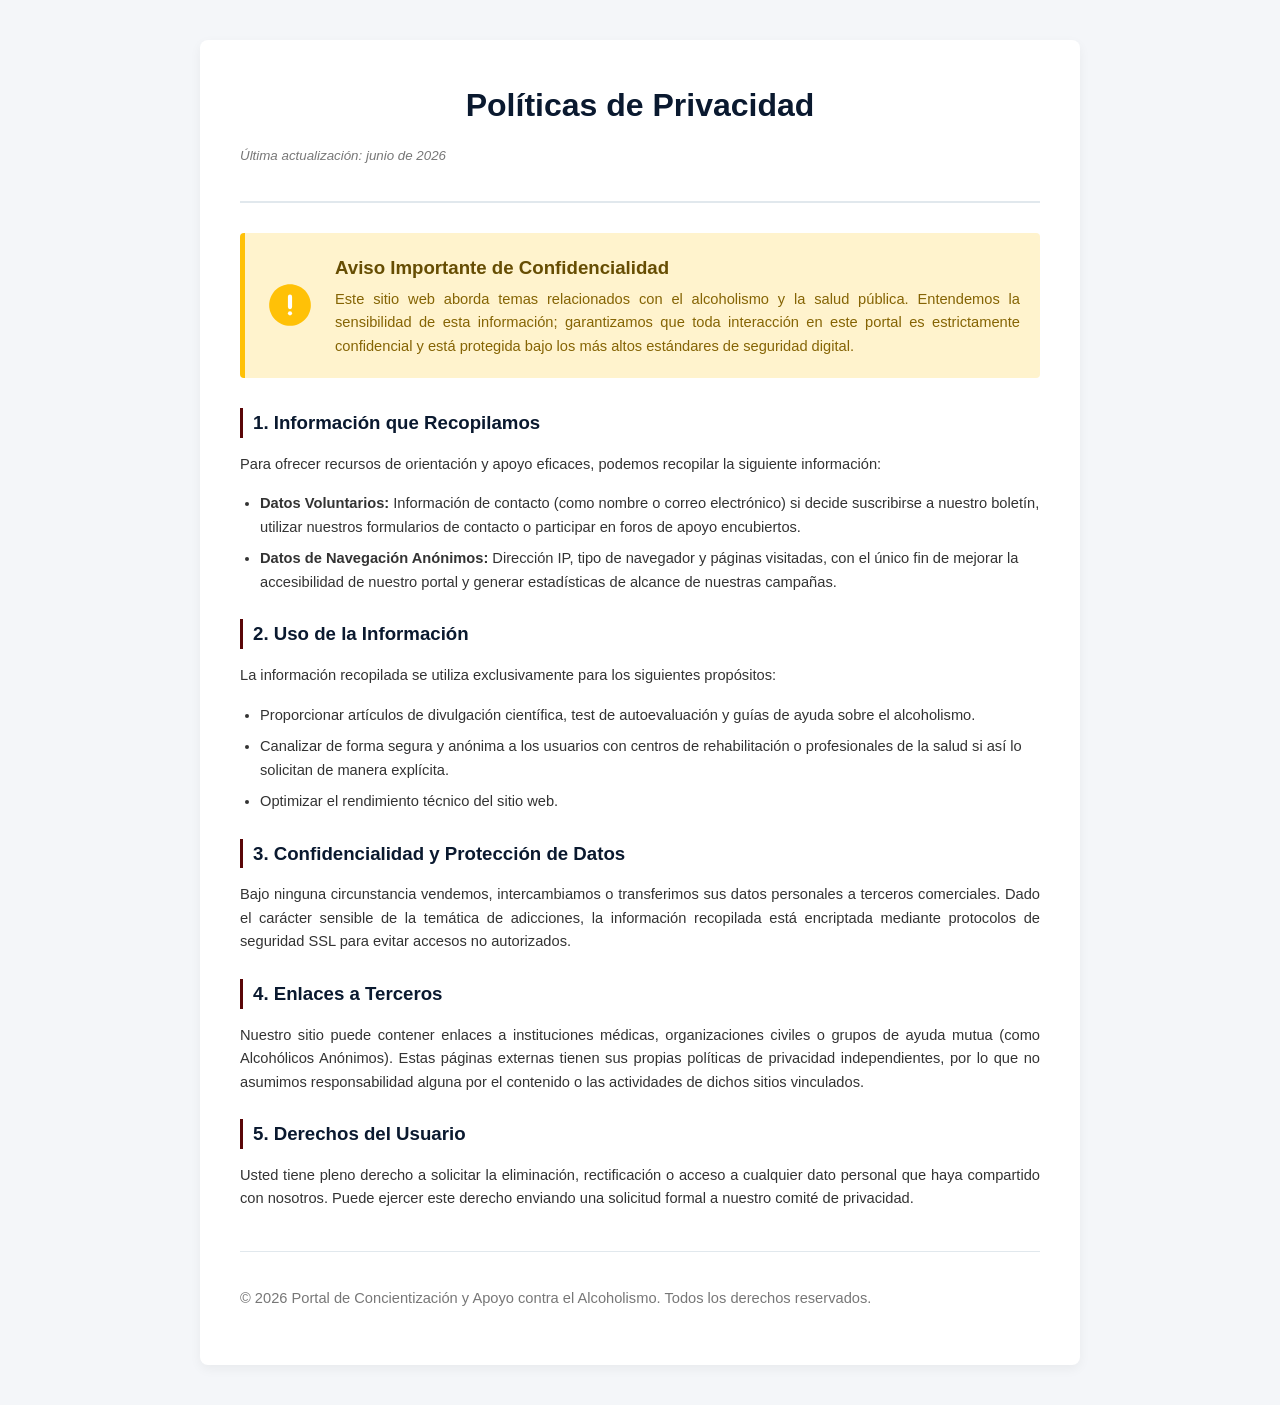
<file: imagen/politicas del sitio.html>
<!DOCTYPE html>
<html lang="es">
<head>
    <meta charset="UTF-8">
    <meta name="viewport" content="width=device-width, initial-scale=1.0">
    <title>Políticas de Privacidad | Línea de Apoyo y Concientización</title>
    <style>
        /* Estilos Generales */
        body {
            font-family: 'Segoe UI', Arial, sans-serif;
            line-height: 1.6;
            color: #333333;
            background-color: #f4f6f9;
            margin: 0;
            padding: 0;
        }

        .container {
            max-width: 800px;
            margin: 40px auto;
            background: #ffffff;
            padding: 40px;
            border-radius: 8px;
            box-shadow: 0 4px 12px rgba(0, 0, 0, 0.05);
        }

        /* Encabezado */
        header {
            text-align: center;
            border-bottom: 2px solid #e1e8ed;
            padding-bottom: 20px;
            margin-bottom: 30px;
        }

        h1 {
            color: #0a192f; /* Azul noche profesional */
            font-size: 24pt;
            margin: 0 0 10px 0;
        }

        .fecha-actualizacion {
            color: #777777;
            font-size: 10pt;
            font-style: italic;
        }

        /* Contenedor de la Imagen / Alerta de Advertencia */
        .banner-advertencia {
            background-color: #fff3cd;
            border-left: 5px solid #ffc107;
            color: #856404;
            padding: 20px;
            border-radius: 4px;
            margin-bottom: 30px;
            display: flex;
            align-items: center;
            gap: 20px;
        }

        /* Icono de advertencia generado con SVG puro (reemplaza la necesidad de un archivo externo) */
        .icono-advertencia {
            width: 50px;
            height: 50px;
            flex-shrink: 0;
        }

        .texto-advertencia h2 {
            margin: 0 0 5px 0;
            font-size: 14pt;
            color: #664d03;
        }

        .texto-advertencia p {
            margin: 0;
            font-size: 11pt;
        }

        /* Cuerpo del Texto */
        h2.seccion-titulo {
            color: #0a192f;
            font-size: 14pt;
            border-left: 3px solid #5a0607; /* Detalle en rojo vino para seriedad */
            padding-left: 10px;
            margin-top: 25px;
            margin-bottom: 15px;
        }

        p {
            font-size: 11pt;
            text-align: justify;
            margin-bottom: 15px;
        }

        ul {
            margin-bottom: 15px;
            padding-left: 20px;
        }

        li {
            font-size: 11pt;
            margin-bottom: 8px;
        }

        /* Pie de página */
        footer {
            margin-top: 40px;
            text-align: center;
            border-top: 1px solid #e1e8ed;
            padding-top: 20px;
            color: #777777;
            font-size: 10pt;
        }
    </style>
</head>
<body>

    <div class="container">
        <header>
            <h1>Políticas de Privacidad</h1>
            <p class="fecha-actualizacion">Última actualización: junio de 2026</p>
        </header>

        <!-- Banner de Advertencia con Imagen SVG Profesional -->
        <div class="banner-advertencia">
            <svg class="icono-advertencia" viewBox="0 0 24 24" fill="none" xmlns="http://www.w3.org/2000/svg">
                <path d="M12 22C17.5228 22 22 17.5228 22 12C22 6.47715 17.5228 2 12 2C6.47715 2 2 6.47715 2 12C2 17.5228 6.47715 22 12 22Z" fill="#ffc107"/>
                <path d="M12 8V13" stroke="#ffffff" stroke-width="2" stroke-linecap="round"/>
                <circle cx="12" cy="16" r="1" fill="#ffffff"/>
            </svg>
            <div class="texto-advertencia">
                <h2>Aviso Importante de Confidencialidad</h2>
                <p>Este sitio web aborda temas relacionados con el alcoholismo y la salud pública. Entendemos la sensibilidad de esta información; garantizamos que toda interacción en este portal es estrictamente confidencial y está protegida bajo los más altos estándares de seguridad digital.</p>
            </div>
        </div>

        <!-- Contenido de las Políticas -->
        <section>
            <h2 class="seccion-titulo">1. Información que Recopilamos</h2>
            <p>Para ofrecer recursos de orientación y apoyo eficaces, podemos recopilar la siguiente información:</p>
            <ul>
                <li><strong>Datos Voluntarios:</strong> Información de contacto (como nombre o correo electrónico) si decide suscribirse a nuestro boletín, utilizar nuestros formularios de contacto o participar en foros de apoyo encubiertos.</li>
                <li><strong>Datos de Navegación Anónimos:</strong> Dirección IP, tipo de navegador y páginas visitadas, con el único fin de mejorar la accesibilidad de nuestro portal y generar estadísticas de alcance de nuestras campañas.</li>
            </ul>

            <h2 class="seccion-titulo">2. Uso de la Información</h2>
            <p>La información recopilada se utiliza exclusivamente para los siguientes propósitos:</p>
            <ul>
                <li>Proporcionar artículos de divulgación científica, test de autoevaluación y guías de ayuda sobre el alcoholismo.</li>
                <li>Canalizar de forma segura y anónima a los usuarios con centros de rehabilitación o profesionales de la salud si así lo solicitan de manera explícita.</li>
                <li>Optimizar el rendimiento técnico del sitio web.</li>
            </ul>

            <h2 class="seccion-titulo">3. Confidencialidad y Protección de Datos</h2>
            <p>Bajo ninguna circunstancia vendemos, intercambiamos o transferimos sus datos personales a terceros comerciales. Dado el carácter sensible de la temática de adicciones, la información recopilada está encriptada mediante protocolos de seguridad SSL para evitar accesos no autorizados.</p>

            <h2 class="seccion-titulo">4. Enlaces a Terceros</h2>
            <p>Nuestro sitio puede contener enlaces a instituciones médicas, organizaciones civiles o grupos de ayuda mutua (como Alcohólicos Anónimos). Estas páginas externas tienen sus propias políticas de privacidad independientes, por lo que no asumimos responsabilidad alguna por el contenido o las actividades de dichos sitios vinculados.</p>

            <h2 class="seccion-titulo">5. Derechos del Usuario</h2>
            <p>Usted tiene pleno derecho a solicitar la eliminación, rectificación o acceso a cualquier dato personal que haya compartido con nosotros. Puede ejercer este derecho enviando una solicitud formal a nuestro comité de privacidad.</p>
        </section>

        <footer>
            <p>© 2026 Portal de Concientización y Apoyo contra el Alcoholismo. Todos los derechos reservados.</p>
        </footer>
    </div>

</body>
</html>
</file>
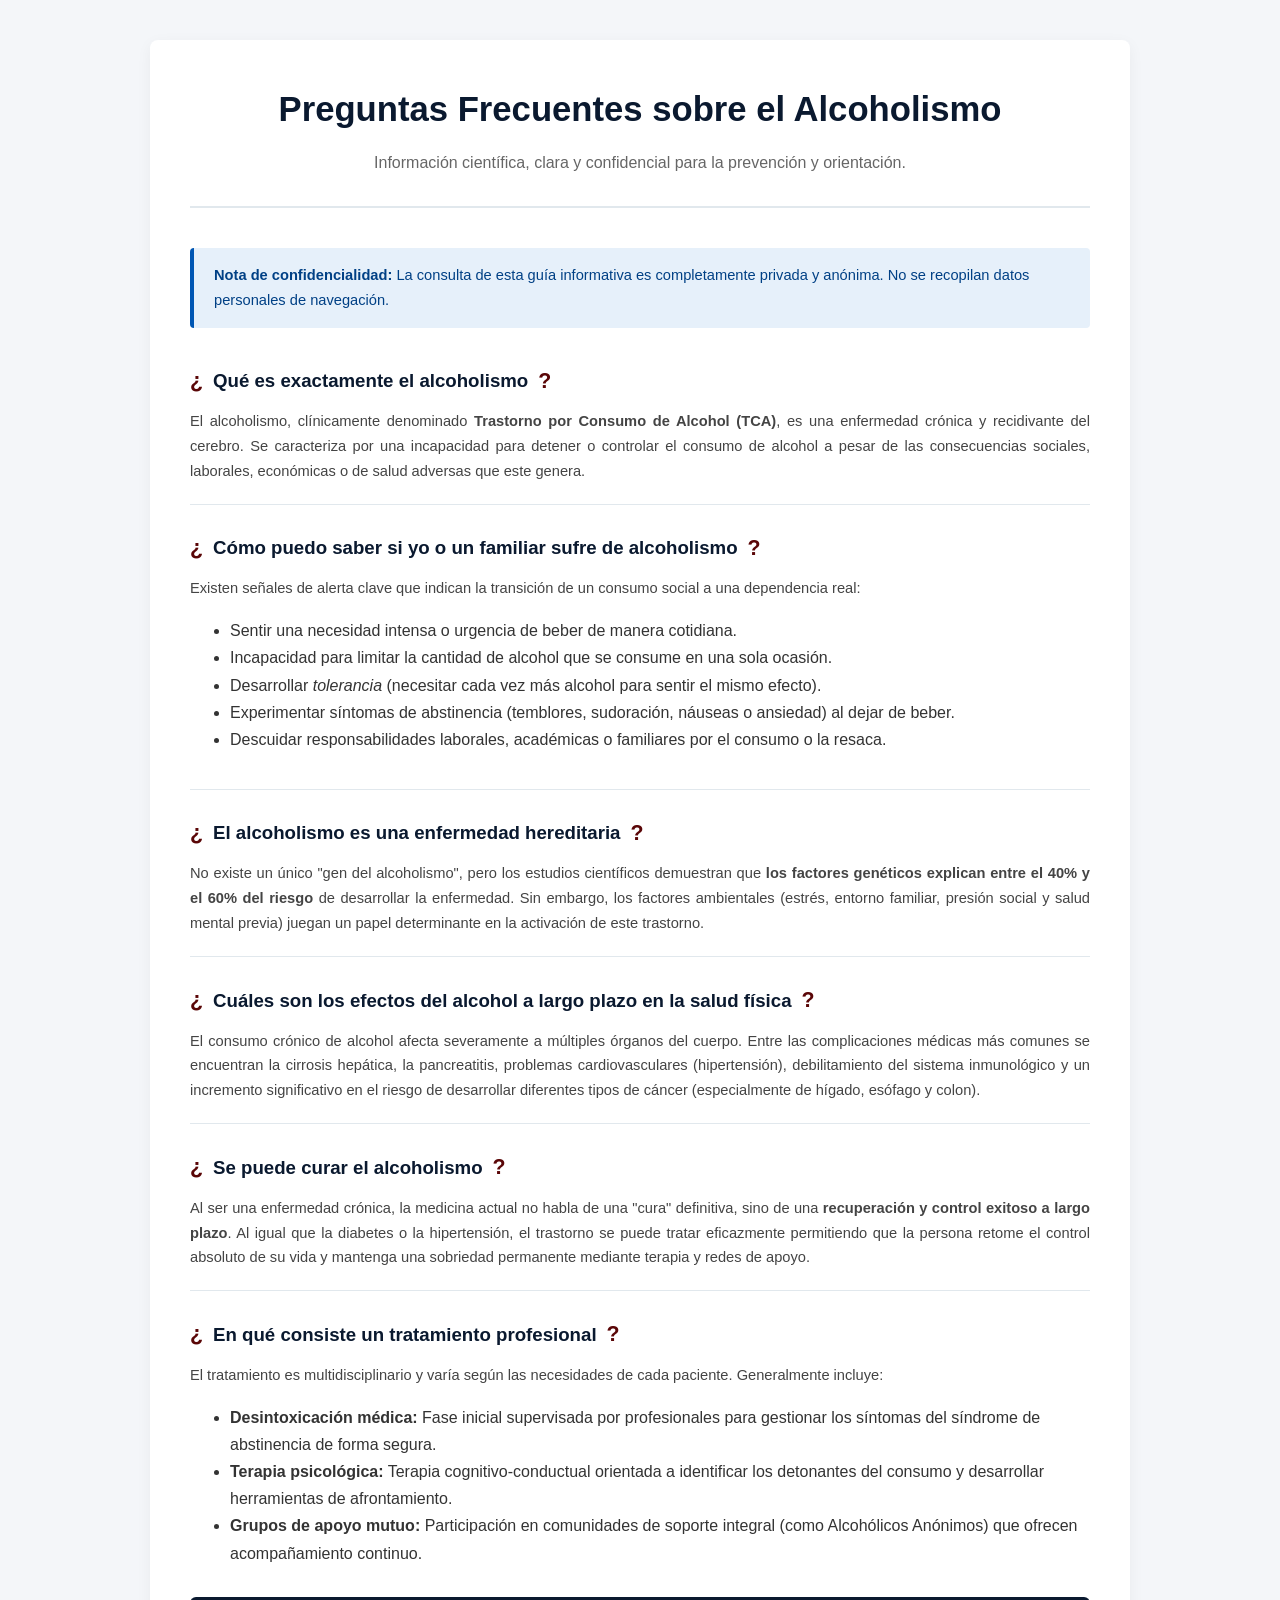
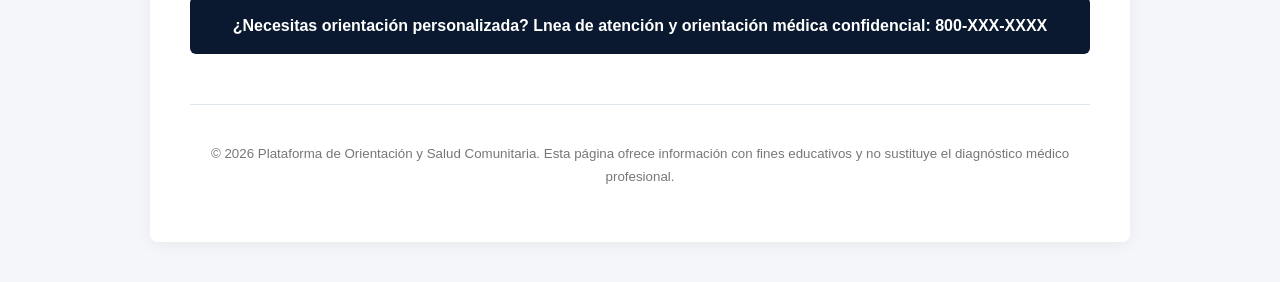
<file: imagen/preguntas frecuentes.html>
<!DOCTYPE html>
<html lang="es">
<head>
    <meta charset="UTF-8">
    <meta name="viewport" content="width=device-width, initial-scale=1.0">
    <title>Preguntas Frecuentes sobre el Alcoholismo | Centro de Apoyo</title>
    <style>
        /* Variables de Color para fácil mantenimiento */
        :root {
            --azul-obscuro: #0a192f;
            --azul-claro: #172a45;
            --gris-fondo: #f4f6f9;
            --gris-texto: #333333;
            --rojo-acento: #5a0607;
            --blanco: #ffffff;
        }

        /* Estilos Generales */
        body {
            font-family: 'Segoe UI', Arial, sans-serif;
            line-height: 1.7;
            color: var(--gris-texto);
            background-color: var(--gris-fondo);
            margin: 0;
            padding: 0;
        }

        .container {
            max-width: 900px;
            margin: 40px auto;
            background: var(--blanco);
            padding: 40px;
            border-radius: 8px;
            box-shadow: 0 4px 15px rgba(0, 0, 0, 0.05);
        }

        /* Encabezado Principal */
        header {
            text-align: center;
            border-bottom: 2px solid #e1e8ed;
            padding-bottom: 30px;
            margin-bottom: 40px;
        }

        h1 {
            color: var(--azul-obscuro);
            font-size: 26pt;
            margin: 0 0 10px 0;
        }

        header p {
            color: #666666;
            font-size: 12pt;
            margin: 0;
        }

        /* Sección de Banner de Información Segura */
        .banner-seguridad {
            background-color: #e6f0fa;
            border-left: 4px solid #0056b3;
            padding: 15px 20px;
            border-radius: 4px;
            margin-bottom: 35px;
            font-size: 11pt;
            color: #004085;
        }

        /* Estructura de las Preguntas Frecuentes (FAQ) */
        .faq-item {
            margin-bottom: 25px;
            border-bottom: 1px solid #e1e8ed;
            padding-bottom: 20px;
        }

        .faq-item:last-child {
            border-bottom: none;
            padding-bottom: 0;
        }

        .faq-pregunta {
            color: var(--azul-obscuro);
            font-size: 14pt;
            font-weight: bold;
            margin-top: 0;
            margin-bottom: 10px;
            display: flex;
            align-items: center;
            gap: 10px;
        }

        /* Pequeño indicador visual para la pregunta */
        .faq-pregunta::before {
            content: "¿";
            color: var(--rojo-acento);
            font-size: 16pt;
        }

        .faq-pregunta::after {
            content: "?";
            color: var(--rojo-acento);
            font-size: 16pt;
        }

        .faq-respuesta {
            font-size: 11pt;
            text-align: justify;
            margin: 0;
            color: #444444;
        }

        .faq-respuesta ul {
            margin-top: 10px;
            padding-left: 20px;
        }

        .faq-respuesta li {
            margin-bottom: 5px;
        }

        /* Pie de página institucional */
        footer {
            margin-top: 50px;
            text-align: center;
            border-top: 1px solid #e1e8ed;
            padding-top: 25px;
            color: #777777;
            font-size: 10pt;
        }

        .linea-ayuda {
            background-color: var(--azul-obscuro);
            color: var(--blanco);
            padding: 15px;
            border-radius: 6px;
            margin-top: 30px;
            text-align: center;
            font-weight: bold;
        }
    </style>
</head>
<body>

    <div class="container">
        <header>
            <h1>Preguntas Frecuentes sobre el Alcoholismo</h1>
            <p>Información científica, clara y confidencial para la prevención y orientación.</p>
        </header>

        <div class="banner-seguridad">
            <strong>Nota de confidencialidad:</strong> La consulta de esta guía informativa es completamente privada y anónima. No se recopilan datos personales de navegación.
        </div>

        <!-- Bloque de Preguntas -->
        <main>
            <div class="faq-item">
                <h2 class="faq-pregunta">Qué es exactamente el alcoholismo</h2>
                <p class="faq-respuesta">
                    El alcoholismo, clínicamente denominado <strong>Trastorno por Consumo de Alcohol (TCA)</strong>, es una enfermedad crónica y recidivante del cerebro. Se caracteriza por una incapacidad para detener o controlar el consumo de alcohol a pesar de las consecuencias sociales, laborales, económicas o de salud adversas que este genera.
                </p>
            </div>

            <div class="faq-item">
                <h2 class="faq-pregunta">Cómo puedo saber si yo o un familiar sufre de alcoholismo</h2>
                <p class="faq-respuesta">
                    Existen señales de alerta clave que indican la transición de un consumo social a una dependencia real:
                    <ul>
                        <li>Sentir una necesidad intensa o urgencia de beber de manera cotidiana.</li>
                        <li>Incapacidad para limitar la cantidad de alcohol que se consume en una sola ocasión.</li>
                        <li>Desarrollar <em>tolerancia</em> (necesitar cada vez más alcohol para sentir el mismo efecto).</li>
                        <li>Experimentar síntomas de abstinencia (temblores, sudoración, náuseas o ansiedad) al dejar de beber.</li>
                        <li>Descuidar responsabilidades laborales, académicas o familiares por el consumo o la resaca.</li>
                    </ul>
                </p>
            </div>

            <div class="faq-item">
                <h2 class="faq-pregunta">El alcoholismo es una enfermedad hereditaria</h2>
                <p class="faq-respuesta">
                    No existe un único "gen del alcoholismo", pero los estudios científicos demuestran que <strong>los factores genéticos explican entre el 40% y el 60% del riesgo</strong> de desarrollar la enfermedad. Sin embargo, los factores ambientales (estrés, entorno familiar, presión social y salud mental previa) juegan un papel determinante en la activación de este trastorno.
                </p>
            </div>

            <div class="faq-item">
                <h2 class="faq-pregunta">Cuáles son los efectos del alcohol a largo plazo en la salud física</h2>
                <p class="faq-respuesta">
                    El consumo crónico de alcohol afecta severamente a múltiples órganos del cuerpo. Entre las complicaciones médicas más comunes se encuentran la cirrosis hepática, la pancreatitis, problemas cardiovasculares (hipertensión), debilitamiento del sistema inmunológico y un incremento significativo en el riesgo de desarrollar diferentes tipos de cáncer (especialmente de hígado, esófago y colon).
                </p>
            </div>

            <div class="faq-item">
                <h2 class="faq-pregunta">Se puede curar el alcoholismo</h2>
                <p class="faq-respuesta">
                    Al ser una enfermedad crónica, la medicina actual no habla de una "cura" definitiva, sino de una <strong>recuperación y control exitoso a largo plazo</strong>. Al igual que la diabetes o la hipertensión, el trastorno se puede tratar eficazmente permitiendo que la persona retome el control absoluto de su vida y mantenga una sobriedad permanente mediante terapia y redes de apoyo.
                </p>
            </div>

            <div class="faq-item">
                <h2 class="faq-pregunta">En qué consiste un tratamiento profesional</h2>
                <p class="faq-respuesta">
                    El tratamiento es multidisciplinario y varía según las necesidades de cada paciente. Generalmente incluye:
                    <ul>
                        <li><strong>Desintoxicación médica:</strong> Fase inicial supervisada por profesionales para gestionar los síntomas del síndrome de abstinencia de forma segura.</li>
                        <li><strong>Terapia psicológica:</strong> Terapia cognitivo-conductual orientada a identificar los detonantes del consumo y desarrollar herramientas de afrontamiento.</li>
                        <li><strong>Grupos de apoyo mutuo:</strong> Participación en comunidades de soporte integral (como Alcohólicos Anónimos) que ofrecen acompañamiento continuo.</li>
                    </ul>
                </p>
            </div>
        </main>

        <!-- Sección de Contacto Directo / Acción de Ayuda -->
        <div class="linea-ayuda">
            ¿Necesitas orientación personalizada? Lnea de atención y orientación médica confidencial: 800-XXX-XXXX
        </div>

        <footer>
            <p>© 2026 Plataforma de Orientación y Salud Comunitaria. Esta página ofrece información con fines educativos y no sustituye el diagnóstico médico profesional.</p>
        </footer>
    </div>

</body>
</html>
</file>
